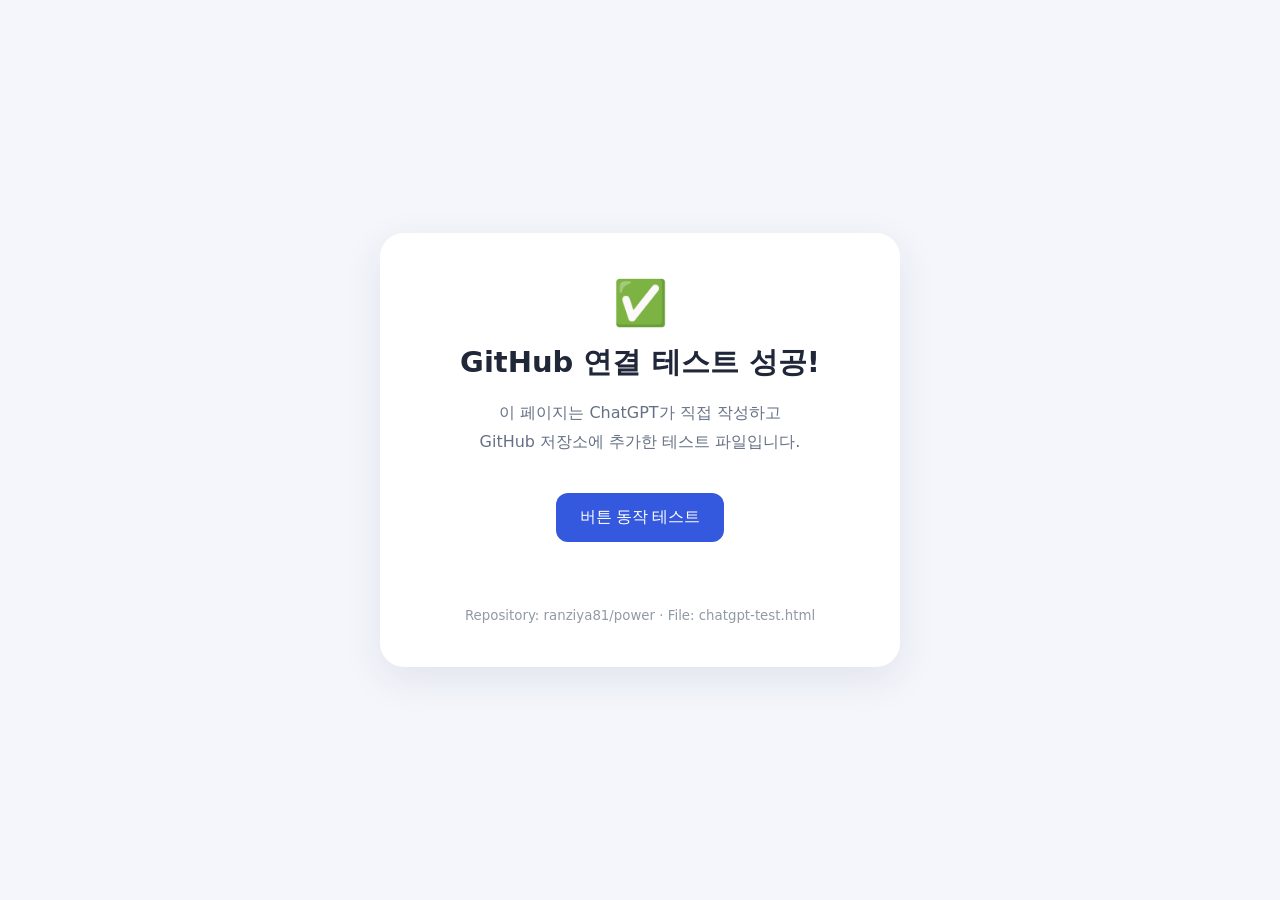
<file: chatgpt-test.html>
<!DOCTYPE html>
<html lang="ko">
<head>
  <meta charset="UTF-8">
  <meta name="viewport" content="width=device-width, initial-scale=1">
  <title>ChatGPT × GitHub 연결 테스트</title>
  <style>
    * { box-sizing: border-box; }
    body { margin: 0; min-height: 100vh; display: grid; place-items: center; background: #f4f6fb; font-family: system-ui, -apple-system, "Malgun Gothic", sans-serif; color: #202739; padding: 24px; }
    main { width: min(100%, 520px); padding: 44px 32px; background: white; border-radius: 24px; text-align: center; box-shadow: 0 12px 40px rgba(28,44,87,.09); }
    .mark { font-size: 44px; margin-bottom: 14px; }
    h1 { margin: 0 0 14px; font-size: 29px; }
    p { line-height: 1.8; color: #667085; }
    button { margin-top: 20px; padding: 14px 24px; border: 0; border-radius: 12px; background: #3458de; color: white; font-size: 16px; cursor: pointer; }
    #result { min-height: 28px; font-weight: 700; color: #246d4d; }
    small { display: block; margin-top: 22px; color: #9299a7; }
  </style>
</head>
<body>
  <main>
    <div class="mark">✅</div>
    <h1>GitHub 연결 테스트 성공!</h1>
    <p>이 페이지는 ChatGPT가 직접 작성하고<br>GitHub 저장소에 추가한 테스트 파일입니다.</p>
    <button type="button" id="testButton">버튼 동작 테스트</button>
    <p id="result" role="status" aria-live="polite"></p>
    <small>Repository: ranziya81/power · File: chatgpt-test.html</small>
  </main>
  <script>
    document.getElementById('testButton').addEventListener('click', () => {
      document.getElementById('result').textContent = '🎉 자바스크립트도 정상 작동합니다!';
    });
  </script>
</body>
</html>
</file>
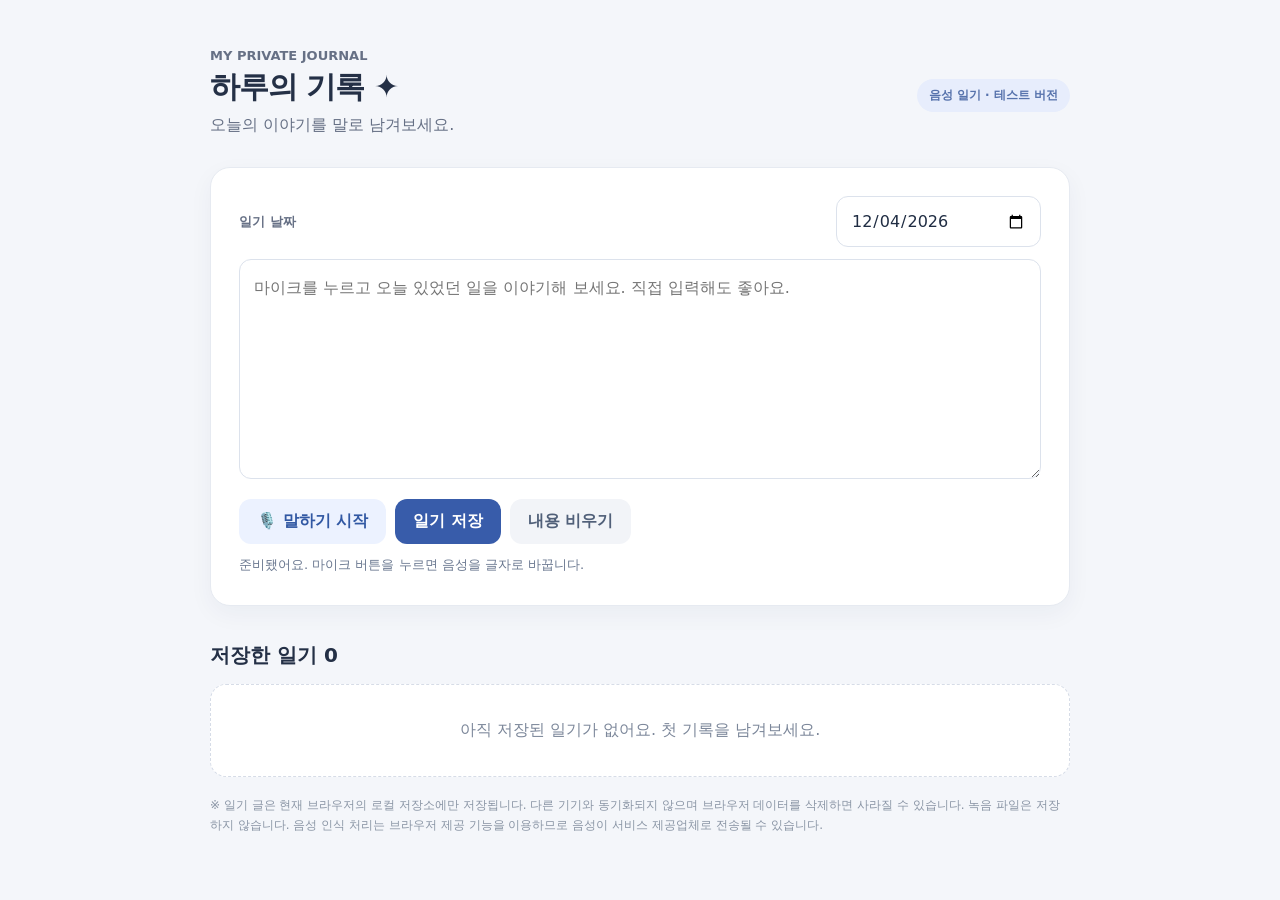
<file: voice_diary.html>
<!doctype html>
<html lang="ko">
<head>
<meta charset="utf-8"><meta name="viewport" content="width=device-width, initial-scale=1">
<title>하루의 기록 | 음성 일기</title>
<style>
:root{font-family:Pretendard,'Noto Sans KR',system-ui,sans-serif;color:#243046;background:#f4f6fa}*{box-sizing:border-box}body{margin:0}.shell{max-width:900px;margin:48px auto;padding:0 20px}header{display:flex;justify-content:space-between;align-items:center;margin-bottom:24px}h1{margin:4px 0;font-size:30px;letter-spacing:-1px}header p{color:#667085;margin:7px 0}.tag{color:#5672ac;background:#e7edfc;border-radius:30px;padding:8px 12px;font-size:12px;font-weight:700}.panel{background:white;border:1px solid #e6eaf1;border-radius:20px;padding:28px;box-shadow:0 8px 25px #1d35570c}.row{display:flex;justify-content:space-between;gap:12px;align-items:center;flex-wrap:wrap}.label{font-size:13px;color:#667085;font-weight:700}input,textarea{width:100%;font:inherit;border:1px solid #dce2ec;border-radius:12px;padding:14px;background:#fff;color:#202d43}input:focus,textarea:focus{outline:2px solid #a7bce9;border-color:#7696d3}#diaryDate{max-width:205px}textarea{margin-top:12px;min-height:220px;resize:vertical;line-height:1.8}button{cursor:pointer;font:inherit;border:0;border-radius:12px;padding:12px 18px;font-weight:700}button:disabled{cursor:not-allowed;opacity:.55}.primary{background:#385caa;color:white}.record{background:#ecf2ff;color:#3158a3}.record.active{background:#fce7e7;color:#b92e3a}.light{background:#f2f4f8;color:#516079}.danger{background:#fff0f0;color:#b4232b}.controls{display:flex;gap:9px;flex-wrap:wrap;margin-top:16px}.status{font-size:13px;color:#69778f;margin-top:12px;min-height:21px}h2{font-size:20px;margin:36px 0 15px}.entries{display:grid;gap:12px}.entry{background:white;border:1px solid #e4e8f0;padding:20px;border-radius:16px}.entryhead{display:flex;justify-content:space-between;gap:12px}.entrytime{font-size:13px;color:#718096}.entry p{white-space:pre-wrap;line-height:1.7;overflow-wrap:anywhere;margin:12px 0}.empty{padding:35px;text-align:center;color:#7c879a;background:#fff;border:1px dashed #d6dce7;border-radius:16px}.small{font-size:12px;color:#8a95a5;margin-top:18px;line-height:1.7}@media(max-width:600px){.shell{margin:20px auto}.panel{padding:20px}h1{font-size:26px}.tag{display:none}}
</style>
</head>
<body><main class="shell">
<header><div><div class="label">MY PRIVATE JOURNAL</div><h1>하루의 기록 ✦</h1><p>오늘의 이야기를 말로 남겨보세요.</p></div><span class="tag">음성 일기 · 테스트 버전</span></header>
<section class="panel" aria-label="일기 작성"><div class="row"><label for="diaryDate" class="label">일기 날짜</label><input id="diaryDate" type="date"></div>
<textarea id="diaryText" placeholder="마이크를 누르고 오늘 있었던 일을 이야기해 보세요. 직접 입력해도 좋아요."></textarea>
<div class="controls"><button id="recordBtn" class="record" type="button">🎙️ 말하기 시작</button><button id="saveBtn" class="primary" type="button">일기 저장</button><button id="clearBtn" class="light" type="button">내용 비우기</button></div>
<div id="status" class="status" role="status" aria-live="polite">준비됐어요. 마이크 버튼을 누르면 음성을 글자로 바꿉니다.</div></section>
<h2>저장한 일기 <span id="count">0</span></h2><section id="entries" class="entries" aria-label="저장된 일기"></section>
<p class="small">※ 일기 글은 현재 브라우저의 로컬 저장소에만 저장됩니다. 다른 기기와 동기화되지 않으며 브라우저 데이터를 삭제하면 사라질 수 있습니다. 녹음 파일은 저장하지 않습니다. 음성 인식 처리는 브라우저 제공 기능을 이용하므로 음성이 서비스 제공업체로 전송될 수 있습니다.</p>
</main><script>
(()=>{
'use strict';
const KEY='voice-diary-test-v1';
const dateEl=document.getElementById('diaryDate'),textEl=document.getElementById('diaryText'),recordBtn=document.getElementById('recordBtn'),statusEl=document.getElementById('status'),entriesEl=document.getElementById('entries'),countEl=document.getElementById('count');
const localDate=()=>{const d=new Date();return `${d.getFullYear()}-${String(d.getMonth()+1).padStart(2,'0')}-${String(d.getDate()).padStart(2,'0')}`};dateEl.value=localDate();
const load=()=>{try{let arr=JSON.parse(localStorage.getItem(KEY)||'[]');return Array.isArray(arr)?arr:[]}catch{return []}};
const setStatus=t=>statusEl.textContent=t;let recognition=null,recording=false,baseText='',finalTranscript='',stopRequested=false;
function render(){const list=load().sort((a,b)=>b.createdAt.localeCompare(a.createdAt));countEl.textContent=list.length;entriesEl.replaceChildren();if(!list.length){const empty=document.createElement('div');empty.className='empty';empty.textContent='아직 저장된 일기가 없어요. 첫 기록을 남겨보세요.';entriesEl.append(empty);return}for(const item of list){const article=document.createElement('article');article.className='entry';const head=document.createElement('div');head.className='entryhead';const meta=document.createElement('div');const strong=document.createElement('strong');strong.textContent=item.date;const time=document.createElement('div');time.className='entrytime';time.textContent=new Date(item.createdAt).toLocaleString('ko-KR');meta.append(strong,time);const del=document.createElement('button');del.className='danger';del.textContent='삭제';del.type='button';del.addEventListener('click',()=>{if(confirm('이 일기를 삭제할까요?')){localStorage.setItem(KEY,JSON.stringify(load().filter(x=>x.id!==item.id)));render()}});head.append(meta,del);const p=document.createElement('p');p.textContent=item.text;article.append(head,p);entriesEl.append(article)}}
const SpeechRecognition=window.SpeechRecognition||window.webkitSpeechRecognition;
if(!SpeechRecognition){recordBtn.disabled=true;setStatus('이 브라우저는 음성 인식을 지원하지 않습니다. 최신 Chrome에서 열거나 직접 입력하세요.')}else{
recognition=new SpeechRecognition();recognition.lang='ko-KR';recognition.continuous=true;recognition.interimResults=true;
recognition.onstart=()=>{recording=true;recordBtn.classList.add('active');recordBtn.textContent='⏹️ 말하기 종료';setStatus('듣고 있어요… 편하게 말씀하세요.')};
recognition.onresult=e=>{let interim='';for(let i=e.resultIndex;i<e.results.length;i++){const s=e.results[i][0].transcript;if(e.results[i].isFinal)finalTranscript+=s.trim()+' ';else interim+=s}textEl.value=[baseText,finalTranscript.trim(),interim.trim()].filter(Boolean).join(baseText?'\n':' ')};
recognition.onerror=e=>{const msg={ 'not-allowed':'마이크 권한이 차단되었습니다. 브라우저 주소창에서 권한을 허용하세요.','no-speech':'목소리가 감지되지 않았어요. 다시 눌러주세요.','audio-capture':'마이크를 찾을 수 없습니다.','network':'음성 인식 네트워크 오류가 발생했습니다.'};setStatus(msg[e.error]||`음성 인식 오류: ${e.error}`)};
recognition.onend=()=>{recording=false;recordBtn.classList.remove('active');recordBtn.textContent='🎙️ 말하기 시작';if(!stopRequested)setStatus('음성 인식이 종료됐어요. 다시 눌러 이어서 말할 수 있습니다.');else setStatus('말하기가 종료됐어요. 내용을 확인하고 저장하세요.');stopRequested=false};
recordBtn.addEventListener('click',()=>{if(recording){stopRequested=true;recognition.stop();return}baseText=textEl.value.trim();finalTranscript='';try{recognition.start()}catch(e){setStatus('마이크를 시작하지 못했습니다. 잠시 후 다시 시도하세요.')}})}
document.getElementById('saveBtn').addEventListener('click',()=>{const value=textEl.value.trim();if(!value){alert('일기 내용을 먼저 입력해 주세요.');return}if(recording){stopRequested=true;recognition.stop()}const list=load();list.push({id:globalThis.crypto?.randomUUID?.()||String(Date.now()+Math.random()),date:dateEl.value||localDate(),text:value,createdAt:new Date().toISOString()});try{localStorage.setItem(KEY,JSON.stringify(list));textEl.value='';setStatus('일기가 저장되었습니다.');render()}catch{setStatus('저장 공간이 부족하거나 브라우저 저장이 차단되었습니다.')}});
document.getElementById('clearBtn').addEventListener('click',()=>{if(recording){stopRequested=true;recognition.stop()}textEl.value='';setStatus('내용을 비웠어요.')});render();
})();
</script></body></html>
</file>
